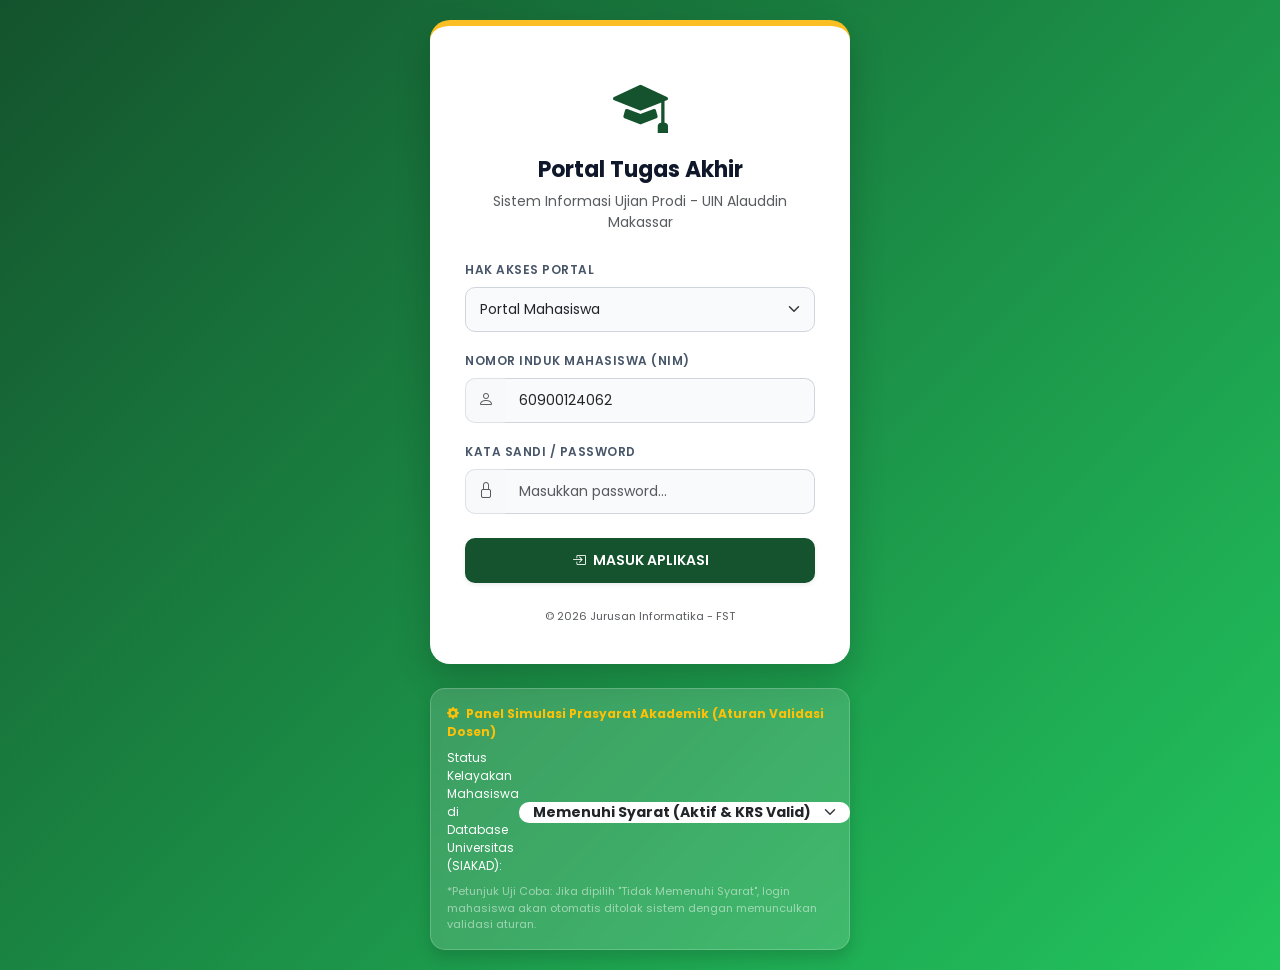
<file: index.html>
<!DOCTYPE html>
<html lang="id">

<head>
    <meta charset="UTF-8">
    <meta name="viewport" content="width=device-width, initial-scale=1.0">
    <title>SIAKAD - Login Sistem Informasi Ujian</title>

    <!-- Bootstrap 5 -->
    <link href="https://cdn.jsdelivr.net/npm/bootstrap@5.3.7/dist/css/bootstrap.min.css" rel="stylesheet">

    <!-- Bootstrap Icons -->
    <link href="https://cdn.jsdelivr.net/npm/bootstrap-icons@1.11.3/font/bootstrap-icons.css" rel="stylesheet">

    <!-- Google Font Poppins -->
    <link href="https://fonts.googleapis.com/css2?family=Poppins:wght@300;400;500;600;700&display=swap" rel="stylesheet">

    <style>
        * {
            font-family: 'Poppins', sans-serif;
        }
        
        body {
            background: linear-gradient(135deg, #14532d 0%, #22c55e 100%);
            margin: 0;
            display: flex;
            justify-content: center;
            align-items: center;
            min-height: 100vh;
            padding: 20px;
        }
        
        .login-box {
            background: white;
            padding: 40px 35px;
            border-radius: 20px;
            box-shadow: 0 15px 35px rgba(0, 0, 0, 0.2);
            width: 100%;
            max-width: 420px;
            border-top: 6px solid #fbbf24;
            text-align: center;
            transition: .3s;
        }
        
        .login-box:hover {
            transform: translateY(-5px);
        }
        
        .logo-area i {
            font-size: 55px;
            color: #14532d;
        }
        
        h2 {
            color: #0f172a;
            font-size: 22px;
            font-weight: 700;
        }
        
        .form-label {
            font-size: 12px;
            font-weight: 600;
            color: #475569;
            letter-spacing: 0.5px;
        }
        
        .form-control,
        .form-select {
            padding: 11px 14px;
            border: 1px solid #d0d5dd;
            border-radius: 10px;
            font-size: 14px;
            background-color: #f8fafc;
        }
        
        .form-control:focus,
        .form-select:focus {
            border-color: #16a34a;
            background: white;
            box-shadow: 0 0 0 4px rgba(22, 197, 94, 0.15);
        }
        
        .btn-login {
            padding: 12px;
            background: #14532d;
            color: white;
            border: none;
            border-radius: 10px;
            font-size: 14px;
            font-weight: 600;
            text-transform: uppercase;
            transition: 0.3s;
        }
        
        .btn-login:hover {
            background: #16a34a;
        }
        /* Simulasi Pengendali Database Prasyarat di bawah Box Login */
        
        .simulation-panel {
            background: rgba(255, 255, 255, 0.15);
            border: 1px solid rgba(255, 255, 255, 0.2);
            backdrop-filter: blur(5px);
            border-radius: 15px;
            color: white;
            font-size: 12px;
            max-width: 420px;
            width: 100%;
        }
    </style>
</head>

<body>

    <div class="d-flex flex-column align-items-center w-100">

        <!-- ================= CONTAINER LOGIN UTAMA ================= -->
        <div class="login-box mb-4">
            <div class="logo-area mb-2">
                <i class="bi bi-mortarboard-fill"></i>
            </div>
            <h2>Portal Tugas Akhir</h2>
            <p class="text-muted small mb-4">Sistem Informasi Ujian Prodi - UIN Alauddin Makassar</p>

            <!-- Notifikasi Error Dinamis -->
            <div class="alert alert-danger d-none py-2 px-3 small border-0 text-start" id="loginErrorBox" role="alert">
                <i class="bi bi-exclamation-triangle-fill me-2"></i> <span id="errorText">Gagal masuk sistem.</span>
            </div>

            <form id="loginForm">
                <div class="mb-3 text-start">
                    <label class="form-label text-uppercase">Hak Akses Portal</label>
                    <select class="form-select" id="roleSelect" onchange="sesuaikanPlaceholder()">
                        <option value="mahasiswa">Portal Mahasiswa</option>
                        <option value="dosen">Portal Dosen Pembimbing & Penguji</option>
                        <option value="admin">Portal Admin Program Studi</option>
                    </select>
                </div>

                <div class="mb-3 text-start">
                    <label class="form-label text-uppercase" id="lblIdentitas">Username / NIM</label>
                    <div class="input-group">
                        <span class="input-group-text bg-light text-muted border-end-0" style="border-radius: 10px 0 0 10px;"><i class="bi bi-person"></i></span>
                        <input type="text" class="form-control border-start-0" id="txtUsername" value="60900124062" required style="border-radius: 0 10px 10px 0;">
                    </div>
                </div>

                <div class="mb-4 text-start">
                    <label class="form-label text-uppercase">Kata Sandi / Password</label>
                    <div class="input-group">
                        <span class="input-group-text bg-light text-muted border-end-0" style="border-radius: 10px 0 0 10px;"><i class="bi bi-lock"></i></span>
                        <input type="password" class="form-control border-start-0" id="txtPassword" placeholder="Masukkan password..." required style="border-radius: 0 10px 10px 0;">
                    </div>
                </div>

                <button type="submit" class="btn-login btn w-100 shadow-sm">
                    <i class="bi bi-box-arrow-in-right me-1"></i> Masuk Aplikasi
                </button>
            </form>

            <div class="text-muted" style="margin-top: 25px; font-size: 11px;">
                &copy; 2026 Jurusan Informatika - FST
            </div>
        </div>

        <!-- ================= PANEL SIMULASI ATURAN DOSEN (UNTUK DEMO) ================= -->
        <div class="simulation-panel p-3 shadow">
            <div class="fw-bold mb-2 text-warning"><i class="bi bi-gear-fill me-1"></i> Panel Simulasi Prasyarat Akademik (Aturan Validasi Dosen)</div>
            <div class="d-flex justify-content-between align-items-center">
                <span>Status Kelayakan Mahasiswa di Database Universitas (SIAKAD):</span>
                <select class="form-select form-select-sm w-auto py-0 bg-white text-dark border-0 fw-bold" id="simulasiSyaratStatus">
                    <option value="memenuhi">Memenuhi Syarat (Aktif & KRS Valid)</option>
                    <option value="tidak_memenuhi">Tidak Memenuhi Syarat (Belum KRS TA)</option>
                </select>
            </div>
            <div class="mt-2 text-white-50" style="font-size: 11px;">
                *Petunjuk Uji Coba: Jika dipilih "Tidak Memenuhi Syarat", login mahasiswa akan otomatis ditolak sistem dengan memunculkan validasi aturan.
            </div>
        </div>

    </div>

    <script>
        function sesuaikanPlaceholder() {
            const role = document.getElementById('roleSelect').value;
            const lbl = document.getElementById('lblIdentitas');
            const userField = document.getElementById('txtUsername');

            if (role === 'mahasiswa') {
                lbl.innerText = "Nomor Induk Mahasiswa (NIM)";
                userField.value = "60900124062";
            } else if (role === 'dosen') {
                lbl.innerText = "Username Dosen";
                userField.value = "dosen";
            } else {
                lbl.innerText = "Username Admin";
                userField.value = "admin";
            }
        }

        // Cari fungsi loginForm di index.html kamu, lalu ganti dengan ini:
        document.getElementById('loginForm').addEventListener('submit', function(e) {
            e.preventDefault();

            const role = document.getElementById('roleSelect').value;
            const username = document.getElementById('txtUsername').value.trim();
            const password = document.getElementById('txtPassword').value;
            const errorBox = document.getElementById('loginErrorBox');
            const errorText = document.getElementById('errorText');
            const statusPrasyarat = document.getElementById('simulasiSyaratStatus').value;

            errorBox.classList.add('d-none');

            // --- KETENTUAN 1: VALIDASI AKSES LOGIN ---
            let loginValid = false;
            let namaLogin = "";

            if (role === 'mahasiswa') {
                // Ketentuan Akun 1: Aulia Wulandari
                if (username === '60900124062' && password === '12345') {
                    loginValid = true;
                    namaLogin = "Aulia Wulandari";
                }
                // Ketentuan Akun 2: Mahasiswa Lain (Muhammad Lutfi)
                else if (username === '60900124066' && password === '12345') {
                    loginValid = true;
                    namaLogin = "Muhammad Lutfi";
                }

                if (!loginValid) {
                    errorText.innerText = "NIM atau Password Mahasiswa salah! (Gunakan Password: 12345)";
                    errorBox.classList.remove('d-none');
                    return;
                }
            }

            if (role === 'dosen' && (username !== 'dosen' || password !== 'dosen')) {
                errorText.innerText = "Akun Dosen tidak ditemukan atau password keliru!";
                errorBox.classList.remove('d-none');
                return;
            }
            if (role === 'admin' && (username !== 'admin' || password !== 'admin')) {
                errorText.innerText = "Akun Admin tidak cocok dengan pangkalan data prodi!";
                errorBox.classList.remove('d-none');
                return;
            }

            // --- KETENTUAN 2: VALIDASI PRASYARAT KRS ---
            if (role === 'mahasiswa' && statusPrasyarat === 'tidak_memenuhi') {
                errorText.innerText = "Akses Ditolak! Sistem mendeteksi Mahasiswa bersangkutan belum memprogram mata kuliah Skripsi/Tugas Akhir di KRS semester ini.";
                errorBox.classList.remove('d-none');
                return;
            }

            // MASUK KE DASHBOARD MASING-MASING
            if (role === 'mahasiswa') {
                // Simpan informasi siapa yang sedang login aktif ke session browser
                localStorage.setItem('nim_aktif_login', username);
                localStorage.setItem('nama_aktif_login', namaLogin);
                window.location.href = 'dashboard_mahasiswa.html';
            } else if (role === 'dosen') {
                window.location.href = 'dashboard_dosen.html';
            } else if (role === 'admin') {
                window.location.href = 'dashboard_admin.html';
            }
        });

        // Jalankan fungsi pengaturan awal
        sesuaikanPlaceholder();
    </script>

</body>

</html>
</file>
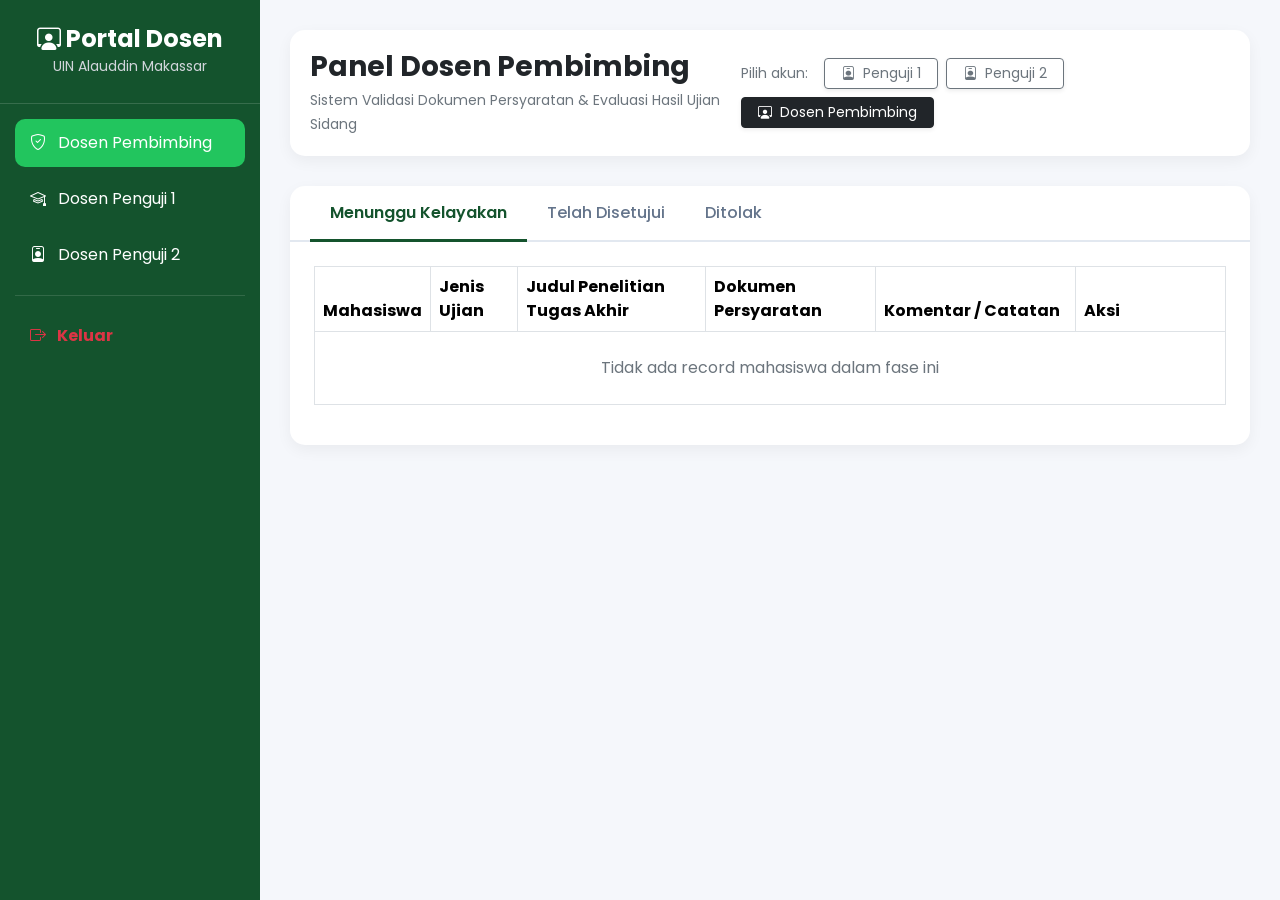
<file: dashboard_dosen.html>
<!DOCTYPE html>
<html lang="id">

<head>
    <meta charset="UTF-8">
    <meta name="viewport" content="width=device-width, initial-scale=1">
    <title>Dashboard Dosen - Panel Evaluasi</title>

    <link href="https://cdn.jsdelivr.net/npm/bootstrap@5.3.7/dist/css/bootstrap.min.css" rel="stylesheet">

    <link href="https://cdn.jsdelivr.net/npm/bootstrap-icons@1.11.3/font/bootstrap-icons.css" rel="stylesheet">

    <link href="https://fonts.googleapis.com/css2?family=Poppins:wght@300;400;500;600;700&display=swap" rel="stylesheet">

    <style>
        * {
            font-family: 'Poppins', sans-serif;
        }
        
        body {
            background: #f5f7fb;
        }
        /* Sidebar Layout matching Admin prodi theme */
        
        .sidebar {
            width: 260px;
            position: fixed;
            top: 0;
            left: 0;
            bottom: 0;
            background: #14532d;
            color: white;
            overflow-y: auto;
            z-index: 100;
        }
        
        .logo {
            text-align: center;
            padding: 25px 15px;
            border-bottom: 1px solid rgba(255, 255, 255, .15);
        }
        
        .logo h4 {
            margin: 0;
            font-weight: 700;
        }
        
        .logo small {
            color: #d1d5db;
        }
        
        .menu {
            padding: 15px;
        }
        
        .menu a {
            display: block;
            color: white;
            text-decoration: none;
            padding: 12px 15px;
            margin-bottom: 8px;
            border-radius: 10px;
            transition: .3s;
            cursor: pointer;
        }
        
        .menu a:hover {
            background: #22c55e;
            transform: translateX(5px);
        }
        
        .menu a.active {
            background: #22c55e;
        }
        
        .content {
            margin-left: 260px;
            padding: 30px;
        }
        
        .topbar {
            background: white;
            border-radius: 15px;
            padding: 20px;
            box-shadow: 0 5px 15px rgba(0, 0, 0, .05);
            margin-bottom: 30px;
        }
        
        .card-section {
            background: white;
            border: none;
            border-radius: 15px;
            box-shadow: 0 5px 15px rgba(0, 0, 0, .05);
            margin-bottom: 30px;
        }
        
        .nav-tabs-custom {
            border-bottom: 2px solid #e2e8f0;
            padding: 0 20px;
        }
        
        .nav-tabs-custom .nav-link {
            border: none;
            color: #64748b;
            font-weight: 500;
            padding: 15px 20px;
            position: relative;
            background: none;
        }
        
        .nav-tabs-custom .nav-link.active {
            color: #14532d;
            font-weight: 600;
        }
        
        .nav-tabs-custom .nav-link.active::after {
            content: '';
            position: absolute;
            bottom: -2px;
            left: 0;
            right: 0;
            height: 3px;
            background: #14532d;
        }
        
        .table thead {
            background: #14532d;
            color: white;
        }
    </style>
</head>

<body>

    <div class="sidebar">
        <div class="logo">
            <h4><i class="bi bi-person-workspace"></i> Portal Dosen</h4>
            <small>UIN Alauddin Makassar</small>
        </div>
        <div class="menu">
            <a onclick="setView('pembimbing')" id="menu-pembimbing" class="active"><i class="bi bi-shield-check me-2"></i> Dosen Pembimbing</a>
            <a onclick="setView('penguji1')" id="menu-penguji1"><i class="bi bi-mortarboard me-2"></i> Dosen Penguji 1</a>
            <a onclick="setView('penguji2')" id="menu-penguji2"><i class="bi bi-person-badge me-2"></i> Dosen Penguji 2</a>
            <hr class="text-white-50">
            <a href="index.html" class="text-danger fw-bold"><i class="bi bi-box-arrow-right me-2"></i> Keluar</a>
        </div>
    </div>

    <div class="content">
        <div class="topbar d-flex justify-content-between align-items-center">
            <div>
                <h3 class="fw-bold mb-1" id="viewTitle">Panel Dosen Pembimbing</h3>
                <small class="text-secondary">Sistem Validasi Dokumen Persyaratan & Evaluasi Hasil Ujian Sidang</small>
            </div>

            <!-- Bagian Info Dosen Tunggal Pembimbing / Dropdown Simulasi Penguji -->
            <div id="containerAksesDosen">
                <button class="btn btn-success px-3 shadow-sm" type="button" style="background-color: #14532d; border: none; cursor: default;">
                    <i class="bi bi-person-badge-fill me-1"></i> <span>Dosen Pembimbing Utama</span>
                </button>
            </div>
        </div>

        <div id="viewPembimbing">
            <div class="card card-section">
                <div class="nav-tabs-custom d-flex">
                    <button class="nav-link active" onclick="filterPembimbing('proses', this)">Menunggu Kelayakan</button>
                    <button class="nav-link" onclick="filterPembimbing('setuju', this)">Telah Disetujui</button>
                    <button class="nav-link" onclick="filterPembimbing('tolak', this)">Ditolak</button>
                </div>
                <div class="card-body p-4">
                    <div class="table-responsive">
                        <table class="table table-bordered table-hover align-middle">
                            <thead>
                                <tr>
                                    <th>Mahasiswa</th>
                                    <th>Jenis Ujian</th>
                                    <th>Judul Penelitian Tugas Akhir</th>
                                    <th>Dokumen Persyaratan</th>
                                    <th width="200">Komentar / Catatan</th>
                                    <th width="150">Aksi</th>
                                </tr>
                            </thead>
                            <tbody id="tbodyPembimbing"></tbody>
                        </table>
                    </div>
                </div>
            </div>
        </div>

        <div id="viewPenguji1" style="display:none;">
            <div class="card card-section">
                <div class="nav-tabs-custom d-flex">
                    <button class="nav-link active" onclick="filterPenguji('sempro', this)">Seminar Proposal (Sempro)</button>
                    <button class="nav-link" onclick="filterPenguji('sidang', this)">Seminar Hasil & Munaqasyah</button>
                </div>
                <div class="card-body p-4">
                    <div class="table-responsive">
                        <table class="table table-bordered table-hover align-middle">
                            <thead>
                                <tr>
                                    <th>Mahasiswa</th>
                                    <th>Agenda Sidang</th>
                                    <th>Judul TA</th>
                                    <th width="320">Evaluasi Penguji 1</th>
                                </tr>
                            </thead>
                            <tbody id="tbodyPenguji1"></tbody>
                        </table>
                    </div>
                </div>
            </div>
        </div>

        <div id="viewPenguji2" style="display:none;">
            <div class="card card-section">
                <div class="nav-tabs-custom d-flex">
                    <button class="nav-link active" onclick="filterPenguji('sempro', this)">Seminar Proposal (Sempro)</button>
                    <button class="nav-link" onclick="filterPenguji('sidang', this)">Seminar Hasil & Munaqasyah</button>
                </div>
                <div class="card-body p-4">
                    <div class="table-responsive">
                        <table class="table table-bordered table-hover align-middle">
                            <thead>
                                <tr>
                                    <th>Mahasiswa</th>
                                    <th>Agenda Sidang</th>
                                    <th>Judul TA</th>
                                    <th width="320">Evaluasi Penguji 2</th>
                                </tr>
                            </thead>
                            <tbody id="tbodyPenguji2"></tbody>
                        </table>
                    </div>
                </div>
            </div>
        </div>
    </div>

    <div class="modal fade" id="modalPratinjauPDF" tabindex="-1" aria-hidden="true">
        <div class="modal-dialog modal-lg modal-dialog-centered">
            <div class="modal-content" style="border-radius: 15px; overflow: hidden; height: 75vh;">
                <div class="modal-header bg-success text-white">
                    <h5 class="modal-title fw-bold"><i class="bi bi-file-earmark-pdf-fill"></i> Panel Evaluasi Berkas Persyaratan</h5>
                    <button type="button" class="btn-close btn-close-white" data-bs-dismiss="modal" aria-label="Close"></button>
                </div>
                <div class="modal-body p-0 bg-light">
                    <iframe id="framePratinjauPDF" class="w-100 h-100" frameborder="0"></iframe>
                </div>
            </div>
        </div>
    </div>

    <script src="https://cdn.jsdelivr.net/npm/bootstrap@5.3.7/dist/js/bootstrap.bundle.min.js"></script>

    <script>
        let currentView = 'pembimbing';
        let filterStatusPembimbing = 'proses';
        let filterTahapPenguji = 'sempro';

        let dosenAktifLogin = "Dosen Pembimbing";
        let dosenRoleAktif = "pembimbing";

        const savedDosenNama = localStorage.getItem('dosen_nama_aktif');
        const savedDosenRole = localStorage.getItem('dosen_role_aktif');
        if (savedDosenNama) {
            dosenAktifLogin = savedDosenNama;
        }
        if (savedDosenRole) {
            dosenRoleAktif = savedDosenRole;
        }

        function gantiSesiDosen(namaDosenBaru, kodeRole = 'pembimbing') {
            dosenAktifLogin = namaDosenBaru;
            dosenRoleAktif = kodeRole;
            localStorage.setItem('dosen_nama_aktif', namaDosenBaru);
            localStorage.setItem('dosen_role_aktif', kodeRole);
            currentView = kodeRole === 'penguji1' ? 'penguji1' : kodeRole === 'penguji2' ? 'penguji2' : 'pembimbing';
            setView(currentView);
            console.log("Sesi simulasi dosen berhasil berpindah ke: " + namaDosenBaru + " (" + kodeRole + ")");
        }

        function renderPilihanAkunDosen() {
            const containerAkses = document.getElementById('containerAksesDosen');
            if (!containerAkses) return;

            const akunList = [
                { kode: 'penguji1', label: 'Penguji 1', icon: 'bi-person-badge', warna: 'success' },
                { kode: 'penguji2', label: 'Penguji 2', icon: 'bi-person-badge', warna: 'primary' },
                { kode: 'pembimbing', label: 'Dosen Pembimbing', icon: 'bi-person-workspace', warna: 'dark' }
            ];

            containerAkses.innerHTML = `
                <div class="d-flex flex-wrap gap-2 align-items-center">
                    <small class="text-secondary me-2">Pilih akun:</small>
                    ${akunList.map(item => {
                        const aktif = dosenRoleAktif === item.kode;
                        const kelas = aktif ? `btn-${item.warna}` : 'btn-outline-secondary';
                        return `
                            <button class="btn btn-sm ${kelas} px-3 shadow-sm" type="button" onclick="gantiSesiDosen('${item.label}', '${item.kode}')">
                                <i class="${item.icon} me-1"></i> ${item.label}
                            </button>
                        `;
                    }).join('')}
                </div>
            `;
        }

        function setView(view) {
            currentView = view;
            document.getElementById('viewPembimbing').style.display = view === 'pembimbing' ? 'block' : 'none';
            document.getElementById('viewPenguji1').style.display = view === 'penguji1' ? 'block' : 'none';
            document.getElementById('viewPenguji2').style.display = view === 'penguji2' ? 'block' : 'none';

            document.getElementById('menu-pembimbing').classList.toggle('active', view === 'pembimbing');
            document.getElementById('menu-penguji1').classList.toggle('active', view === 'penguji1');
            document.getElementById('menu-penguji2').classList.toggle('active', view === 'penguji2');

            const titleMap = {
                pembimbing: 'Panel Dosen Pembimbing',
                penguji1: 'Panel Dosen Penguji 1',
                penguji2: 'Panel Dosen Penguji 2'
            };
            document.getElementById('viewTitle').innerText = titleMap[view] || 'Panel Dosen';

            renderPilihanAkunDosen();
            render();
        }

        function filterPembimbing(status, btn) {
            filterStatusPembimbing = status;
            const container = btn.parentElement;
            container.querySelectorAll('.nav-link').forEach(b => b.classList.remove('active'));
            btn.classList.add('active');
            render();
        }

        function filterPenguji(tahap, btn) {
            filterTahapPenguji = tahap;
            const container = btn.parentElement;
            container.querySelectorAll('.nav-link').forEach(b => b.classList.remove('active'));
            btn.classList.add('active');
            render();
        }

        function bukaDaftarMultiBerkas(nim, nama, encodedArray) {
            const arrayBerkas = JSON.parse(decodeURIComponent(encodedArray));
            let folderMhs = nim + "_" + nama.replace(/[^a-zA-Z0-9]/g, "");

            let htmlKonten = `
                <html>
                <head>
                    <link href="https://cdn.jsdelivr.net/npm/bootstrap@5.3.7/dist/css/bootstrap.min.css" rel="stylesheet">
                    <link href="https://cdn.jsdelivr.net/npm/bootstrap-icons@1.11.3/font/bootstrap-icons.css" rel="stylesheet">
                    <style>body { font-family: 'Poppins', sans-serif; padding: 20px; background: #f8f9fa; }</style>
                </head>
                <body>
                    <div class="card shadow-sm border-0">
                        <div class="card-header bg-success text-white fw-bold"><i class="bi bi-folder2-open me-2"></i>Daftar Berkas Dokumen Persyaratan Mahasiswa</div>
                        <div class="list-group list-group-flush">`;

            arrayBerkas.forEach((namaFile, index) => {
                let jalurFileFisik = "uploads/" + folderMhs + "/" + namaFile;
                htmlKonten += `
                    <div class="list-group-item d-flex justify-content-between align-items-center py-2.5">
                        <div>
                            <span class="fw-semibold text-dark d-block" style="font-size:13px;">${index + 1}. ${namaFile}</span>
                        </div>
                        <a href="${jalurFileFisik}" target="_blank" class="btn btn-sm btn-outline-success px-3 rounded-pill" style="font-size:12px;">
                            <i class="bi bi-file-earmark-pdf-fill"></i> Tinjau File
                        </a>
                    </div>`;
            });

            htmlKonten += `</div></div></body></html>`;

            const iframe = document.getElementById("framePratinjauPDF");
            iframe.src = "about:blank";

            const modalPDF = new bootstrap.Modal(document.getElementById('modalPratinjauPDF'));
            modalPDF.show();

            setTimeout(() => {
                let doc = iframe.contentDocument || iframe.contentWindow.document;
                doc.open();
                doc.write(htmlKonten);
                doc.close();
            }, 100);
        }

        function render() {
            renderPilihanAkunDosen();
            let db = JSON.parse(localStorage.getItem('database_ujian')) || [];

            if (currentView === 'pembimbing') {
                const tbody = document.getElementById('tbodyPembimbing');
                tbody.innerHTML = '';

                const dataFilter = db.filter(i => i.statusPersetujuan === filterStatusPembimbing);

                if (dataFilter.length === 0) {
                    tbody.innerHTML = `<tr><td colspan="6" class="text-center text-secondary py-4">Tidak ada record mahasiswa dalam fase ini</td></tr>`;
                    return;
                }

                dataFilter.forEach(item => {
                    let btnAksi = '';
                    if (item.statusPersetujuan === 'proses') {
                        btnAksi = `
                            <select class="form-select form-select-sm mb-2" id="aksi-${item.id}">
                                <option value="setuju">Layak (Setujui)</option>
                                <option value="tolak">Tidak Layak (Tolak)</option>
                            </select>
                            <button class="btn btn-success btn-sm w-100" onclick="simpanAksi(${item.id})">Simpan</button>
                        `;
                    } else {
                        let badgeBg = item.statusPersetujuan === 'setuju' ? 'bg-success' : 'bg-danger';
                        btnAksi = `<span class="badge ${badgeBg} p-2 text-uppercase w-100">${item.statusPersetujuan}</span>`;
                    }

                    let stringArrayBerkas = encodeURIComponent(JSON.stringify(item.semua_berkas || [item.berkas]));

                    tbody.innerHTML += `
                        <tr>
                            <td><b>${item.nama}</b><br><small class="text-secondary">${item.nim}</small></td>
                            <td><span class="badge bg-secondary">${item.jenis}</span></td>
                            <td class="small fw-medium">${item.judul}</td>
                            <td>
                                <button class="btn btn-outline-success btn-sm text-start w-100" onclick="bukaDaftarMultiBerkas('${item.nim}', '${item.nama}', '${stringArrayBerkas}')">
                                    <i class="bi bi-folder-check"></i> Lihat Berkas (${(item.semua_berkas || []).length || 1})
                                </button>
                            </td>
                            <td>
                                <textarea class="form-control form-control-sm" id="komentarPembimbing-${item.id}" rows="2" placeholder="Catatan bimbingan..." ${item.statusPersetujuan !== 'proses' ? 'readonly' : ''}>${item.komentarPembimbing || ''}</textarea>
                            </td>
                            <td>${btnAksi}</td>
                        </tr>
                    `;
                });

            } else if (currentView === 'penguji1' || currentView === 'penguji2') {
                const tbody = currentView === 'penguji1' ? document.getElementById('tbodyPenguji1') : document.getElementById('tbodyPenguji2');
                tbody.innerHTML = '';

                let dataFilter = [];
                if (filterTahapPenguji === 'sempro') {
                    dataFilter = db.filter(i => i.jenis === 'Proposal' && i.statusVerifikasiAdmin === 'setuju');
                } else {
                    dataFilter = db.filter(i => (i.jenis === 'Hasil' || i.jenis === 'Munaqasyah') && i.statusVerifikasiAdmin === 'setuju');
                }

                if (dataFilter.length === 0) {
                    tbody.innerHTML = `<tr><td colspan="4" class="text-center text-secondary py-4">Belum ada agenda jadwal sidang masuk dari Admin Prodi</td></tr>`;
                    return;
                }

                dataFilter.forEach(item => {
                    let isSempro = item.jenis === 'Proposal';
                    let pengujiKey = currentView === 'penguji1' ? 'penguji1' : 'penguji2';
                    let targetLabel = currentView === 'penguji1' ? (item.penguji1 || 'Penguji 1') : (item.penguji2 || 'Penguji 2');
                    let bolehIsi = currentView === 'penguji1' ? (dosenRoleAktif === 'penguji1' || dosenRoleAktif === 'pembimbing') : (dosenRoleAktif === 'penguji2' || dosenRoleAktif === 'pembimbing');

                    let inputPenguji = `
                        <div class="p-2 rounded mb-1" style="${bolehIsi ? 'border: 1px solid #14532d; background-color: #f0fdf4;' : 'opacity: 0.7; background-color: #f1f5f9;'}">
                            <small class="d-block fw-bold mb-1 text-dark text-wrap" style="font-size:10px;"><i class="bi bi-person-badge"></i> ${targetLabel}</small>
                            <select class="form-select form-select-sm mb-2" id="lulus-${pengujiKey}-${item.id}" ${!bolehIsi ? 'disabled' : ''}>
                                <option value="lulus" ${pengujiKey === 'penguji1' ? (item.kelulusanPenguji1 === 'lulus' ? 'selected' : '') : (item.kelulusanPenguji2 === 'lulus' ? 'selected' : '')}>Lulus</option>
                                <option value="tidak" ${pengujiKey === 'penguji1' ? (item.kelulusanPenguji1 === 'tidak' ? 'selected' : '') : (item.kelulusanPenguji2 === 'tidak' ? 'selected' : '')}>Revisi</option>
                            </select>
                            <textarea class="form-control form-control-sm mb-2" id="catatan-${pengujiKey}-${item.id}" rows="1" placeholder="Catatan..." ${!bolehIsi ? 'readonly' : ''}>${pengujiKey === 'penguji1' ? (item.catatanPenguji1 || '') : (item.catatanPenguji2 || '')}</textarea>
                            <input type="number" class="form-control form-control-sm mb-2 ${isSempro ? 'd-none' : ''}" id="skor-${pengujiKey}-${item.id}" value="${pengujiKey === 'penguji1' ? (item.nilaiPenguji1 !== '-' ? item.nilaiPenguji1 : '') : (item.nilaiPenguji2 !== '-' ? item.nilaiPenguji2 : '')}" placeholder="Skor 0-100" ${!bolehIsi ? 'readonly' : ''}>
                            <button class="btn btn-dark btn-sm w-100" style="font-size:11px;" onclick="kunciNilai(${item.id}, '${pengujiKey}', ${isSempro})" ${!bolehIsi ? 'disabled' : ''}>Kunci ${currentView === 'penguji1' ? 'P1' : 'P2'}</button>
                        </div>
                    `;

                    tbody.innerHTML += `
                        <tr>
                            <td><b>${item.nama}</b><br><small class="text-secondary">NIM: ${item.nim}</small></td>
                            <td><span class="badge bg-success mb-1">${item.jenis}</span><br><small class="text-muted d-block" style="font-size:11px; line-height:1.3;">${item.jadwal}</small></td>
                            <td class="small fw-medium" style="max-width:180px;">${item.judul}</td>
                            <td>${inputPenguji}</td>
                        </tr>
                    `;
                });
            }
        }

        window.simpanAksi = function(id) {
            let db = JSON.parse(localStorage.getItem('database_ujian')) || [];
            const komentar = document.getElementById(`komentarPembimbing-${id}`).value;

            db = db.map(i => {
                if (i.id === id) {
                    const statusPilihan = document.getElementById(`aksi-${id}`).value;
                    i.statusPersetujuan = statusPilihan;
                    i.komentarPembimbing = komentar;

                    if (statusPilihan === 'setuju') {
                        i.statusVerifikasiAdmin = 'proses';
                        i.jadwal = 'Menunggu Verifikasi Berkas & Penjadwalan oleh Admin Prodi';
                    } else if (statusPilihan === 'tolak') {
                        i.statusVerifikasiAdmin = 'tolak';
                        i.jadwal = 'Ditolak oleh Dosen Pembimbing';
                    }
                }
                return i;
            });

            localStorage.setItem('database_ujian', JSON.stringify(db));
            alert('Sukses memperbarui status kelayakan dan meneruskan berkas ke Admin Prodi.');
            render();
        };

        window.kunciNilai = function(id, penguji, isSempro) {
            let db = JSON.parse(localStorage.getItem('database_ujian')) || [];
            let skor = '-';
            let catatan = document.getElementById(`catatan-${penguji}-${id}`).value;
            let kelulusan = document.getElementById(`lulus-${penguji}-${id}`).value;

            if (!isSempro) {
                skor = document.getElementById(`skor-${penguji}-${id}`).value;
                if (!skor) {
                    alert('Nilai kuantitatif angka wajib diisi!');
                    return;
                }
            }

            db = db.map(i => {
                if (i.id === id) {
                    // Catat data penguji yang melakukan penguncian
                    if (penguji === 'penguji1') {
                        i.nilaiPenguji1 = skor;
                        i.catatanPenguji1 = catatan;
                        i.kelulusanPenguji1 = kelulusan;
                        i.p1SudahKunci = true; // Penanda Penguji 1 mengunci
                    } else if (penguji === 'penguji2') {
                        i.nilaiPenguji2 = skor;
                        i.catatanPenguji2 = catatan;
                        i.kelulusanPenguji2 = kelulusan;
                        i.p2SudahKunci = true; // Penanda Penguji 2 mengunci
                    }

                    // ✅ SOLUSI MUTLAK: Jika Penguji 1 DAN Penguji 2 KEDUA-DUANYA sudah menekan tombol kunci,
                    // maka status kelulusan otomatis langsung berubah secara real-time tanpa syarat catatan!
                    if (i.p1SudahKunci && i.p2SudahKunci) {
                        i.kelulusan = (i.kelulusanPenguji1 === 'lulus' && i.kelulusanPenguji2 === 'lulus') ? 'lulus' : 'tidak lulus';

                        // Hitung rata-rata nilai kuantitatif hanya jika bukan Sempro (Hasil/Munaqasyah)
                        if (!isSempro) {
                            i.nilai = Math.round((parseFloat(i.nilaiPenguji1) + parseFloat(i.nilaiPenguji2)) / 2);
                        } else {
                            i.nilai = "-"; // Sempro murni kualitatif lulus/tidak lulus
                        }
                    }
                }
                return i;
            });

            localStorage.setItem('database_ujian', JSON.stringify(db));
            alert('Berhasil mengunci evaluasi penilaian berkas sidang. Status kelulusan akhir mahasiswa otomatis diperbarui.');
            render();
        };

        render();
    </script>
</body>

</html>
</file>
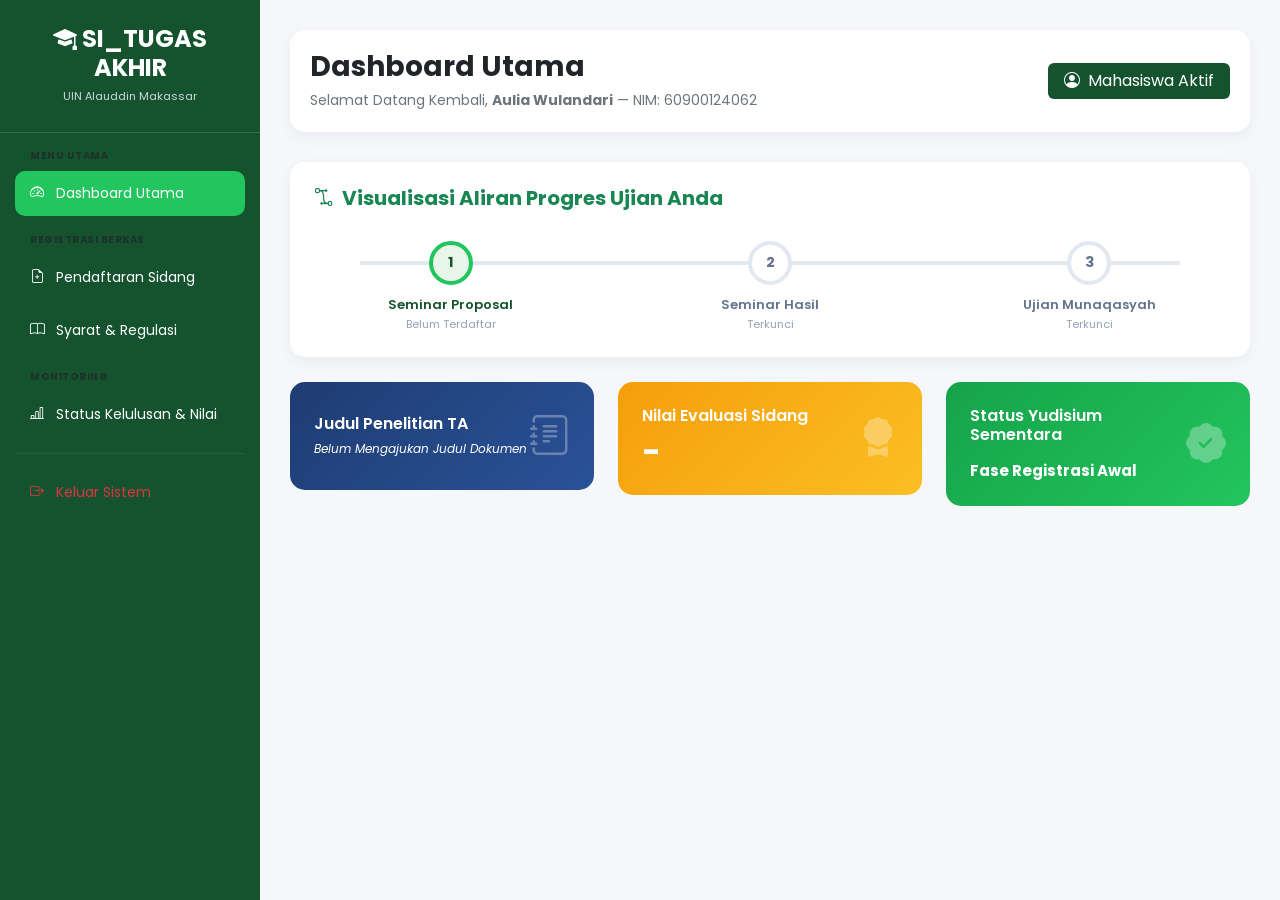
<file: dashboard_mahasiswa.html>
<!DOCTYPE html>
<html lang="id">

<head>
    <meta charset="UTF-8">
    <meta name="viewport" content="width=device-width, initial-scale=1.0">
    <title>Portal Tugas Akhir - UIN Alauddin Makassar</title>

    <!-- Bootstrap 5 (Sama dengan Admin) -->
    <link href="https://cdn.jsdelivr.net/npm/bootstrap@5.3.7/dist/css/bootstrap.min.css" rel="stylesheet">

    <!-- Bootstrap Icons (Sama dengan Admin) -->
    <link href="https://cdn.jsdelivr.net/npm/bootstrap-icons@1.11.3/font/bootstrap-icons.css" rel="stylesheet">

    <!-- Google Font Poppins (Sama dengan Admin) -->
    <link href="https://fonts.googleapis.com/css2?family=Poppins:wght@300;400;500;600;700&display=swap" rel="stylesheet">

    <style>
        * {
            font-family: 'Poppins', sans-serif;
        }
        
        body {
            background: #f5f7fb;
        }
        /* Sidebar Layout (Kombinasi Identitas Admin & Fungsi Navigasi Mhs) */
        
        .sidebar {
            width: 260px;
            position: fixed;
            top: 0;
            left: 0;
            bottom: 0;
            background: #14532d;
            color: white;
            overflow-y: auto;
            z-index: 100;
        }
        
        .logo {
            text-align: center;
            padding: 25px 15px;
            border-bottom: 1px solid rgba(255, 255, 255, .15);
        }
        
        .logo h4 {
            margin: 0;
            font-weight: 700;
        }
        
        .logo small {
            color: #d1d5db;
            font-size: 11px;
        }
        
        .menu {
            padding: 15px;
        }
        
        .menu a {
            display: block;
            color: white;
            text-decoration: none;
            padding: 12px 15px;
            margin-bottom: 8px;
            border-radius: 10px;
            font-size: 14px;
            transition: .3s;
            cursor: pointer;
        }
        
        .menu a:hover {
            background: #22c55e;
            transform: translateX(5px);
        }
        
        .menu a.active {
            background: #22c55e;
        }
        /* Content Layout */
        
        .content {
            margin-left: 260px;
            padding: 30px;
        }
        
        .topbar {
            background: white;
            border-radius: 15px;
            padding: 20px;
            box-shadow: 0 5px 15px rgba(0, 0, 0, .05);
            margin-bottom: 30px;
        }
        /* Widgets & Stepper Styles */
        
        .card-section {
            background: white;
            border: none;
            border-radius: 15px;
            box-shadow: 0 5px 15px rgba(0, 0, 0, .05);
            margin-bottom: 25px;
            overflow: hidden;
        }
        
        .card-stat {
            border: none;
            border-radius: 15px;
            color: white;
            transition: .3s;
        }
        
        .card-stat:hover {
            transform: translateY(-5px);
        }
        
        .card-stat i {
            font-size: 40px;
            opacity: .3;
        }
        
        .bg-gradient-blue {
            background: linear-gradient(135deg, #1e3c72, #2a5298);
        }
        
        .bg-gradient-green {
            background: linear-gradient(135deg, #16a34a, #22c55e);
        }
        
        .bg-gradient-amber {
            background: linear-gradient(135deg, #f59e0b, #fbbf24);
        }
        /* Progress Stepper Timeline */
        
        .stepper-wrapper {
            display: flex;
            justify-content: space-between;
            position: relative;
            margin-top: 15px;
        }
        
        .stepper-line {
            position: absolute;
            top: 20px;
            left: 5%;
            right: 5%;
            height: 4px;
            background: #e2e8f0;
            z-index: 1;
        }
        
        .stepper-line-progress {
            position: absolute;
            top: 20px;
            left: 5%;
            width: 0%;
            height: 4px;
            background: #22c55e;
            z-index: 2;
            transition: width 0.4s ease;
        }
        
        .step-item {
            display: flex;
            flex-direction: column;
            align-items: center;
            z-index: 3;
            width: 30%;
            position: relative;
        }
        
        .step-circle {
            width: 44px;
            height: 44px;
            border-radius: 50%;
            background: white;
            border: 4px solid #e2e8f0;
            display: flex;
            align-items: center;
            justify-content: center;
            font-weight: 700;
            font-size: 14px;
            color: #64748b;
            transition: all 0.3s;
        }
        
        .step-item.active .step-circle {
            border-color: #22c55e;
            color: #14532d;
            background: #e8f5e9;
        }
        
        .step-item.completed .step-circle {
            border-color: #14532d;
            background: #14532d;
            color: white;
        }
        
        .step-label {
            margin-top: 10px;
            font-size: 13px;
            font-weight: 600;
            color: #64748b;
        }
        
        .step-item.active .step-label {
            color: #14532d;
        }
        
        .step-sub {
            font-size: 11px;
            color: #94a3b8;
            margin-top: 2px;
            text-align: center;
        }
        /* Table Styles matching Admin */
        
        .table thead {
            background: #14532d;
            color: white;
        }
        
        .file-hint {
            font-size: 11px;
            color: #64748b;
            margin-top: 4px;
        }
        
        .tab-content {
            display: none;
        }
        
        .tab-content.active {
            display: block;
        }
    </style>
</head>

<body>

    <!-- ===================== SIDEBAR MAHASISWA ====================== -->
    <div class="sidebar">
        <div class="logo">
            <h4><i class="bi bi-mortarboard-fill"></i> SI_TUGAS AKHIR</h4>
            <small>UIN Alauddin Makassar</small>
        </div>
        <div class="menu">
            <div class="text-uppercase text-muted fw-bold mb-2 style" style="font-size: 10px; padding-left: 15px; letter-spacing: 0.5px;">Menu Utama</div>
            <a href="#" id="linkDashboard" class="menu-item active" onclick="switchTab('dashboard')">
                <i class="bi bi-speedometer2 me-2"></i> Dashboard Utama
            </a>

            <div class="text-uppercase text-muted fw-bold mt-3 mb-2" style="font-size: 10px; padding-left: 15px; letter-spacing: 0.5px;">Registrasi Berkas</div>
            <a href="#" id="linkForm" class="menu-item" onclick="switchTab('form')">
                <i class="bi bi-file-earmark-plus me-2"></i> Pendaftaran Sidang
            </a>
            <a href="#" id="linkPanduan" class="menu-item" onclick="switchTab('panduan')">
                <i class="bi bi-book me-2"></i> Syarat & Regulasi
            </a>

            <div class="text-uppercase text-muted fw-bold mt-3 mb-2" style="font-size: 10px; padding-left: 15px; letter-spacing: 0.5px;">Monitoring</div>
            <a href="status_mahasiswa.html" class="menu-item">
                <i class="bi bi-bar-chart-line me-2"></i> Status Kelulusan & Nilai
            </a>

            <hr class="text-secondary">
            <a href="index.html" class="text-danger">
                <i class="bi bi-box-arrow-right me-2"></i> Keluar Sistem
            </a>
        </div>
    </div>

    <!-- ===================== MAIN CONTENT CONTAINER ====================== -->
    <div class="content">

        <!-- TOPBAR MAHASISWA -->
        <div class="topbar d-flex justify-content-between align-items-center">
            <div>
                <h3 class="fw-bold mb-1" id="topbarHeaderTitle">Dashboard Utama</h3>
                <small class="text-secondary">Selamat Datang Kembali, <b id="lblSapaan">Aulia Wulandari</b> — NIM: <span id="lblNim">60900124062</span></small>
            </div>
            <div>
                <button class="btn btn-success px-3" style="background-color: #14532d; border: none;">
                    <i class="bi bi-person-circle me-1"></i> Mahasiswa Aktif
                </button>
            </div>
        </div>

        <!-- ================= TAB 1: DASHBOARD UTAMA MAHASISWA ================= -->
        <div id="viewDashboard" class="tab-content active">

            <!-- Progres Stepper Timeline Section -->
            <div class="card card-section p-4">
                <h5 class="fw-bold mb-3 text-success"><i class="bi bi-bezier2 me-2"></i>Visualisasi Aliran Progres Ujian Anda</h5>
                <div class="stepper-wrapper">
                    <div class="stepper-line"></div>
                    <div class="stepper-line-progress" id="stepLineBar"></div>

                    <div class="step-item" id="step1">
                        <div class="step-circle">1</div>
                        <div class="step-label">Seminar Proposal</div>
                        <div class="step-sub" id="subStep1">Menunggu Pendaftaran</div>
                    </div>
                    <div class="step-item" id="step2">
                        <div class="step-circle">2</div>
                        <div class="step-label">Seminar Hasil</div>
                        <div class="step-sub" id="subStep2">Terkunci</div>
                    </div>
                    <div class="step-item" id="step3">
                        <div class="step-circle">3</div>
                        <div class="step-label">Ujian Munaqasyah</div>
                        <div class="step-sub" id="subStep3">Terkunci</div>
                    </div>
                </div>
            </div>

            <!-- Widgets Grid matching Admin Prodi layout styles -->
            <div class="row">
                <div class="col-lg-4 mb-4">
                    <div class="card card-stat bg-gradient-blue p-4">
                        <div class="d-flex justify-content-between align-items-center">
                            <div>
                                <h6 class="fw-semibold">Judul Penelitian TA</h6>
                                <p class="mb-0 small fst-italic mt-2" id="widgetJudul" style="font-size: 12px; line-height: 1.4;">Belum Mengajukan Judul Dokumen</p>
                            </div>
                            <i class="bi bi-journal-text"></i>
                        </div>
                    </div>
                </div>
                <div class="col-lg-4 mb-4">
                    <div class="card card-stat bg-gradient-amber p-4">
                        <div class="d-flex justify-content-between align-items-center">
                            <div>
                                <h6 class="fw-semibold">Nilai Evaluasi Sidang</h6>
                                <h2 class="fw-bold mb-0 mt-2" id="widgetNilai">-</h2>
                            </div>
                            <i class="bi bi-award-fill"></i>
                        </div>
                    </div>
                </div>
                <div class="col-lg-4 mb-4">
                    <div class="card card-stat bg-gradient-green p-4">
                        <div class="d-flex justify-content-between align-items-center">
                            <div>
                                <h6 class="fw-semibold">Status Yudisium Sementara</h6>
                                <p class="mb-0 fw-bold mt-3" id="widgetYudisium" style="font-size: 15px;">Fase Registrasi Awal</p>
                            </div>
                            <i class="bi bi-patch-check-fill"></i>
                        </div>
                    </div>
                </div>
            </div>
        </div>

        <!-- ================= TAB 2: FORM PENDAFTARAN BERKAS PERSYARATAN ================= -->
        <div id="viewForm" class="tab-content">
            <div class="alert alert-primary border-0 shadow-sm d-flex align-items-center mb-4" id="statusAlurBox" role="alert" style="border-left: 4px solid #2563eb !important; border-radius: 10px;">
                <i class="bi bi-info-circle-fill me-2 fs-5"></i>
                <div>Sistem Validasi Alur Aktif: Memeriksa riwayat akademik...</div>
            </div>

            <div class="card card-section">
                <div class="card-header bg-white py-3 border-bottom text-dark fw-bold" id="formCardHeader">
                    Formulir Pendaftaran Ujian TA
                </div>
                <div class="card-body p-4">
                    <form id="formDaftar" enctype="multipart/form-data">

                        <!-- SEKSI DATA PRIBADI (PENGISIAN MANDIRI SESUAI GAMBAR) -->
                        <div class="section-step mb-3">
                            <span class="step-number">1</span>
                            <span class="fw-semibold">Data Pribadi Mahasiswa</span>
                        </div>

                        <div class="row g-3 mb-4">
                            <div class="col-md-6">
                                <label class="form-label">Nama Lengkap</label>
                                <input type="text" class="form-control" id="namaMhs" name="nama" value="Aulia Wulandari" placeholder="Masukkan Nama" required>
                            </div>
                            <div class="col-md-6">
                                <label class="form-label">Nomor Induk Mahasiswa (NIM)</label>
                                <input type="text" class="form-control" id="nimMhs" name="nim" value="60900124062" placeholder="Masukkan NIM" required>
                            </div>
                            <div class="col-md-6">
                                <label class="form-label">No HP / WhatsApp</label>
                                <input type="text" class="form-control" id="hpMhs" value="082191249546" required>
                            </div>
                            <div class="col-md-6">
                                <label class="form-label">Dosen Pembimbing Academic (Dosen PA)</label>
                                <input type="text" class="form-control" id="paMhs" value="Izmy S.Kom M.Cs" required>
                            </div>
                        </div>

                        <!-- SEKSI DETAIL PENGAJUAN -->
                        <div class="section-step mb-3">
                            <span class="step-number">2</span>
                            <span class="fw-semibold">Detail Pengajuan Ujian & Judul</span>
                        </div>

                        <div class="row g-3 mb-4">
                            <div class="col-md-12">
                                <label class="form-label">Pilih Tahapan Ujian Akademik yang Tersedia</label>
                                <select class="form-select" id="jenisUjian" name="jenis" onchange="renderUploadFieldsDinamis()">
                                    <option value="Proposal" id="optProp">1. Seminar Proposal</option>
                                    <option value="Hasil" id="optHasil">2. Seminar Hasil</option>
                                    <option value="Munaqasyah" id="optMuna">3. Ujian Akhir / Munaqasyah</option>
                                </select>
                            </div>
                            <div class="col-md-12">
                                <label class="form-label">Judul Lengkap Manuskrip Penelitian Tugas Akhir</label>
                                <textarea class="form-control" id="judulTA" name="judul" placeholder="Ketikkan judul lengkap laporan penelitian skripsi Anda..." required></textarea>
                            </div>
                        </div>

                        <!-- SEKSI ATRIBUT UPLOAD BERKAS SATU PER SATU -->
                        <div class="section-step mb-3">
                            <span class="step-number">3</span>
                            <span class="fw-semibold" id="lblStepUpload">Lengkapi Persyaratan Berikut Ini</span>
                        </div>

                        <div id="dynamicUploadArea" class="row g-3">
                            <!-- Field Terpisah Terunggah Lewat JS Sesuai Persyaratan -->
                        </div>

                        <div class="mt-4">
                            <button type="submit" name="submit_daftar" class="btn btn-success px-4 py-2 fw-semibold" style="background-color: #14532d; border: none; border-radius: 8px;">
                                <i class="bi bi-cloud-arrow-up-fill me-1"></i> Kirim Berkas
                            </button>
                        </div>
                    </form>
                </div>
            </div>
        </div>

        <!-- ================= TAB 3: MATRIKS PERSYARATAN ADMINISTRASI ================= -->
        <div id="viewPanduan" class="tab-content">
            <div class="card card-section">
                <div class="card-header bg-white py-3 text-dark fw-bold">
                    TABEL MATRIKS PERSYARATAN ADMINISTRASI UJIAN TUGAS AKHIR
                </div>
                <div class="card-body p-0">
                    <div class="table-responsive">
                        <table class="table table-striped table-hover align-middle mb-0">
                            <thead>
                                <tr>
                                    <th style="width: 25%; padding-left: 25px;">Tahapan Sidang</th>
                                    <th style="width: 75%;">Daftar Berkas Persyaratan Wajib</th>
                                </tr>
                            </thead>
                            <tbody>
                                <tr>
                                    <td class="fw-bold text-success" style="padding-left: 25px;">1. Seminar Proposal</td>
                                    <td>
                                        <ul class="mb-0 py-2">
                                            <li>Unggah Kartu Kontrol (PDF, Max 10 MB)</li>
                                            <li>Unggah Naskah Proposal (PDF, Max 10 MB)</li>
                                            <li>Unggah Bukti Persetujuan Pembimbing 1 (PDF, Max 10 MB)</li>
                                            <li>Unggah Bukti Persetujuan Pembimbing 2 (PDF, Max 10 MB)</li>
                                            <li>Unggah Transkrip Terakhir (PDF, Max 10 MB)</li>
                                        </ul>
                                    </td>
                                </tr>
                                <tr>
                                    <td class="fw-bold text-success" style="padding-left: 25px;">2. Seminar Hasil</td>
                                    <td>
                                        <ul class="mb-0 py-2">
                                            <li>Unggah SK Pembimbing (PDF, Max 10 MB)</li>
                                            <li>Unggah SK Pelaksanaan Ujian SEMPRO (PDF, Max 10 MB)</li>
                                            <li>Unggah Berita Acara Ujian SEMPRO (PDF, Max 10 MB)</li>
                                            <li>Unggah Hasil Ujian komprehensif (Up to 10 files PDF, Max 10 MB)</li>
                                            <li>Unggah Kartu Kontrol (PDF, Max 10 MB)</li>
                                            <li>Unggah Naskah Skripsi (PDF, Max 10 MB)</li>
                                            <li>Unggah Bukti Persetujuan Pembimbing 1 (PDF, Max 10 MB)</li>
                                            <li>Unggah Bukti Persetujuan Pembimbing 2 (PDF, Max 10 MB)</li>
                                            <li>Unggah Bukti Transkrip Terakhir (PDF, Max 10 MB)</li>
                                        </ul>
                                    </td>
                                </tr>
                                <tr>
                                    <td class="fw-bold text-success" style="padding-left: 25px;">3. Ujian Munaqasyah</td>
                                    <td>
                                        <ul class="mb-0 py-2">
                                            <li>Unggah SK Pelaksanaan Ujian Seminar Hasil (PDF, Max 10 MB)</li>
                                            <li>Unggah Berita Acara Seminar Hasil (PDF, Max 10 MB)</li>
                                            <li>Upload Sertifikat Kompetensi (PDF, doc, image, Max 10 MB)</li>
                                            <li>Unggah Naskah Skripsi (PDF, Max 10 MB)</li>
                                            <li>Unggah Persetujuan Pembimbing 1 (PDF, Max 10 MB)</li>
                                            <li>Unggah Persetujuan Pembimbing 2 (PDF, Max 10 MB)</li>
                                            <li>Unggah Persetujuan Nilai Ujian Komprehensif (PDF, Max 10 MB)</li>
                                            <li>Unggah Transkrip Terakhir - semua nilai masuk kecuali munaqasyah (PDF, Max 10 MB)</li>
                                            <li>Unggah SCAN Blangko SPP (PDF, Max 10 MB)</li>
                                            <li>Unggah SCAN Ijazah SD, SMP/MTS, SMA/MA (PDF, Max 10 MB)</li>
                                            <li>Unggah SCAN Sertifikat-Sertifikat (PDF, Max 10 MB)</li>
                                        </ul>
                                    </td>
                                </tr>
                            </tbody>
                        </table>
                    </div>
                </div>
            </div>
        </div>

    </div>

    <!-- ==========================================
         JAVASCRIPT LOGIC CENTER (SINKRON & AMAN)
         ========================================== -->
    <script>
        // MENDAPATKAN DATA LOGIN AKTIF DARI SESSION LOCALSTORAGE
        const nimSesi = localStorage.getItem('nim_aktif_login') || "60900124062";
        const namaSesi = localStorage.getItem('nama_aktif_login') || "Aulia Wulandari";

        // Sinkronisasi data identitas ke tampilan teks dan input formulir
        document.getElementById('namaMhs').value = namaSesi;
        document.getElementById('nimMhs').value = nimSesi;
        document.getElementById('lblSapaan').innerText = namaSesi;
        document.getElementById('lblNim').innerText = nimSesi;

        // KODE BARU: Langsung bersihkan memori lama khusus NIM Anda agar tidak menumpuk duplikat
        // ✅ KODE BARU: Membiarkan database berjalan murni tanpa paksaan data dummy
        let currentDB = JSON.parse(localStorage.getItem('database_ujian')) || [];
        localStorage.setItem('database_ujian', JSON.stringify(currentDB));

        // Jalankan fungsi render utama
        renderDashboardMetrics();

        function switchTab(target) {
            document.querySelectorAll('.tab-content').forEach(el => el.classList.remove('active'));
            document.querySelectorAll('.menu-item').forEach(el => el.classList.remove('active'));
            const headerTitle = document.getElementById('topbarHeaderTitle');

            if (target === 'dashboard') {
                document.getElementById('viewDashboard').classList.add('active');
                document.getElementById('linkDashboard').classList.add('active');
                headerTitle.innerText = "Dashboard Utama";
                renderDashboardMetrics();
            } else if (target === 'form') {
                document.getElementById('viewForm').classList.add('active');
                document.getElementById('linkForm').classList.add('active');
                headerTitle.innerText = "Pendaftaran Sidang";
                validasiAlurUjian();
            } else if (target === 'panduan') {
                document.getElementById('viewPanduan').classList.add('active');
                document.getElementById('linkPanduan').classList.add('active');
                headerTitle.innerText = "Syarat & Regulasi";
            }
        }

        function renderUploadFieldsDinamis() {
            const jenis = document.getElementById('jenisUjian').value;
            const uploadArea = document.getElementById('dynamicUploadArea');
            const lblStep = document.getElementById('lblStepUpload');
            const formHeader = document.getElementById('formCardHeader');

            uploadArea.innerHTML = '';
            let fieldsHTML = '';

            if (jenis === 'Proposal') {
                formHeader.innerText = "Formulir Pengajuan Seminar Proposal";
                lblStep.innerText = "Lengkapi Persyaratan Berikut Ini";
                fieldsHTML = `
                    <div class="col-md-6">
                        <label class="form-label">1. Unggah Kartu Kontrol</label>
                        <div class="file-hint">Upload 1 supported file: PDF. Max 10 MB.</div>
                        <!-- PENGERJAAN SINKRON: Menyematkan name agar terbaca PHP backend -->
                        <input type="file" class="form-control" id="file_1" name="berkas_sidang" accept=".pdf" required>
                    </div>
                    <div class="col-md-6">
                        <label class="form-label">2. Unggah Naskah Proposal (Pdf)</label>
                        <div class="file-hint">Upload 1 supported file: PDF. Max 10 MB.</div>
                        <input type="file" class="form-control" id="file_2" accept=".pdf" required>
                    </div>
                    <div class="col-md-6">
                        <label class="form-label">3. Unggah Bukti Persetujuan Pembimbing 1 (PDF)</label>
                        <div class="file-hint">Upload 1 supported file: PDF. Max 10 MB.</div>
                        <input type="file" class="form-control" id="file_3" accept=".pdf" required>
                    </div>
                    <div class="col-md-6">
                        <label class="form-label">4. Unggah Bukti Persetujuan Pembimbing 2 (PDF)</label>
                        <div class="file-hint">Upload 1 supported file: PDF. Max 10 MB.</div>
                        <input type="file" class="form-control" id="file_4" accept=".pdf" required>
                    </div>
                    <div class="col-md-12">
                        <label class="form-label">5. Unggah Transkrip Terakhir (PDF)</label>
                        <div class="file-hint">Upload 1 supported file: PDF. Max 10 MB.</div>
                        <input type="file" class="form-control" id="file_5" accept=".pdf" required>
                    </div>
                `;
            } else if (jenis === 'Hasil') {
                formHeader.innerText = "Formulir Pengajuan Seminar Hasil Penelitian";
                lblStep.innerText = "Persyaratan Pendukung Ujian / Lengkapi Persyaratan";
                fieldsHTML = `
                    <div class="col-md-6">
                        <label class="form-label">1. Unggah SK Pembimbing</label>
                        <div class="file-hint">Upload 1 supported file: PDF. Max 10 MB.</div>
                        <!-- PENGERJAAN SINKRON: Menyematkan name agar terbaca PHP backend -->
                        <input type="file" class="form-control" id="file_1" name="berkas_sidang" accept=".pdf" required>
                    </div>
                    <div class="col-md-6">
                        <label class="form-label">2. Unggah SK Pelaksanaan Ujian SEMPRO</label>
                        <div class="file-hint">Upload 1 supported file: PDF. Max 10 MB.</div>
                        <input type="file" class="form-control" id="file_2" accept=".pdf" required>
                    </div>
                    <div class="col-md-6">
                        <label class="form-label">3. Unggah Berita Acara Ujian SEMPRO</label>
                        <div class="file-hint">Upload 1 supported file: PDF. Max 10 MB.</div>
                        <input type="file" class="form-control" id="file_3" accept=".pdf" required>
                    </div>
                    <div class="col-md-6">
                        <label class="form-label">4. Unggah Hasil Ujian komprehensif</label>
                        <div class="file-hint">Upload up to 10 supported files: PDF. Max 10 MB per file.</div>
                        <input type="file" class="form-control" id="file_4" accept=".pdf" multiple required>
                    </div>
                    <div class="col-md-6">
                        <label class="form-label">5. Unggah Kartu Kontrol</label>
                        <div class="file-hint">Upload 1 supported file: PDF. Max 10 MB.</div>
                        <input type="file" class="form-control" id="file_5" accept=".pdf" required>
                    </div>
                    <div class="col-md-6">
                        <label class="form-label">6. Unggah Naskah Skripsi (PDF)</label>
                        <div class="file-hint">Upload 1 supported file: PDF. Max 10 MB.</div>
                        <input type="file" class="form-control" id="file_6" accept=".pdf" required>
                    </div>
                    <div class="col-md-6">
                        <label class="form-label">7. Unggah Bukti Persetujuan Pembimbing 1 (Pdf)</label>
                        <div class="file-hint">Upload 1 supported file: PDF. Max 10 MB.</div>
                        <input type="file" class="form-control" id="file_7" accept=".pdf" required>
                    </div>
                    <div class="col-md-6">
                        <label class="form-label">8. Unggah Bukti Persetujuan Pembimbing 2 (Pdf)</label>
                        <div class="file-hint">Upload 1 supported file: PDF. Max 10 MB.</div>
                        <input type="file" class="form-control" id="file_8" accept=".pdf" required>
                    </div>
                    <div class="col-md-12">
                        <label class="form-label">9. Unggah Bukti Transkrip Terakhir (Pdf)</label>
                        <div class="file-hint">Upload 1 supported file: PDF. Max 10 MB.</div>
                        <input type="file" class="form-control" id="file_9" accept=".pdf" required>
                    </div>
                `;
            } else if (jenis === 'Munaqasyah') {
                formHeader.innerText = "Formulir Pengajuan Ujian Akhir / Munaqasyah";
                lblStep.innerText = "Persyaratan Pendukung Ujian Munaqasyah / Lengkapi Persyaratan";
                fieldsHTML = `
                    <div class="col-md-6">
                        <label class="form-label">1. Unggah SK Pelaksanaan Ujian Seminar Hasil</label>
                        <div class="file-hint">Upload 1 supported file: PDF. Max 10 MB.</div>
                        <!-- PENGERJAAN SINKRON: Menyematkan name agar terbaca PHP backend -->
                        <input type="file" class="form-control" id="file_1" name="berkas_sidang" accept=".pdf" required>
                    </div>
                    <div class="col-md-6">
                        <label class="form-label">2. Unggah Berita Acara Seminar Hasil</label>
                        <div class="file-hint">Upload 1 supported file: PDF. Max 10 MB.</div>
                        <input type="file" class="form-control" id="file_2" accept=".pdf" required>
                    </div>
                    <div class="col-md-6">
                        <label class="form-label">3. Upload Sertifikat Kompetensi</label>
                        <div class="file-hint">Upload 1 supported file: PDF, document, or image. Max 10 MB.</div>
                        <input type="file" class="form-control" id="file_3" accept=".pdf,.doc,.docx,.jpg,.jpeg,.png" required>
                    </div>
                    <div class="col-md-6">
                        <label class="form-label">4. Unggah Naskah Skripsi (Pdf)</label>
                        <div class="file-hint">Upload 1 supported file: PDF. Max 10 MB.</div>
                        <input type="file" class="form-control" id="file_4" accept=".pdf" required>
                    </div>
                    <div class="col-md-6">
                        <label class="form-label">5. Unggah Persetujuan Pembimbing 1 (Pdf)</label>
                        <div class="file-hint">Upload 1 supported file: PDF. Max 10 MB.</div>
                        <input type="file" class="form-control" id="file_5" accept=".pdf" required>
                    </div>
                    <div class="col-md-6">
                        <label class="form-label">6. Unggah Persetujuan Pembimbing 2 (Pdf)</label>
                        <div class="file-hint">Upload 1 supported file: PDF. Max 10 MB.</div>
                        <input type="file" class="form-control" id="file_6" accept=".pdf" required>
                    </div>
                    <div class="col-md-6">
                        <label class="form-label">7. Unggah Persetujuan Nilai Ujian Komprehensif (Pdf)</label>
                        <div class="file-hint">Upload 1 supported file: PDF. Max 10 MB.</div>
                        <input type="file" class="form-control" id="file_7" accept=".pdf" required>
                    </div>
                    <div class="col-md-6">
                        <label class="form-label">8. Unggah Transkrip Terakhir - semua nilai masuk (Pdf)</label>
                        <div class="file-hint">Upload 1 supported file: PDF. Max 10 MB.</div>
                        <input type="file" class="form-control" id="file_8" accept=".pdf" required>
                    </div>
                    <div class="col-md-6">
                        <label class="form-label">9. Unggah hasil SCAN Blangko SPP (PDF)</label>
                        <div class="file-hint">Upload 1 supported file: PDF. Max 10 MB.</div>
                        <input type="file" class="form-control" id="file_9" accept=".pdf" required>
                    </div>
                    <div class="col-md-6">
                        <label class="form-label">10. Unggah hasil SCAN Ijazah SD, SMP, SMA (PDF)</label>
                        <div class="file-hint">Upload 1 supported file: PDF. Max 10 MB.</div>
                        <input type="file" class="form-control" id="file_10" accept=".pdf" required>
                    </div>
                    <div class="col-md-12">
                        <label class="form-label">11. Unggah hasil SCAN Sertifikat-Sertifikat (PDF)</label>
                        <div class="file-hint">Upload 1 supported file: PDF. Max 10 MB.</div>
                        <input type="file" class="form-control" id="file_11" accept=".pdf" required>
                    </div>
                `;
            }

            uploadArea.innerHTML = fieldsHTML;
        }

        function renderDashboardMetrics() {
            const db = JSON.parse(localStorage.getItem('database_ujian')) || [];

            // FILTER DATA BERDASARKAN NIM MAHASISWA YANG SEDANG LOGIN AKTIF
            const prop = db.find(i => i.jenis === 'Proposal' && i.nim === nimSesi);
            const hasil = db.find(i => i.jenis === 'Hasil' && i.nim === nimSesi);
            const muna = db.find(i => i.jenis === 'Munaqasyah' && i.nim === nimSesi);

            document.getElementById('step1').className = 'step-item';
            document.getElementById('step2').className = 'step-item';
            document.getElementById('step3').className = 'step-item';

            if (muna) {
                document.getElementById('stepLineBar').style.width = '100%';
                document.getElementById('step1').classList.add('completed');
                document.getElementById('step2').classList.add('completed');
                document.getElementById('step3').classList.add(muna.kelulusan === 'lulus' ? 'completed' : 'active');

                document.getElementById('subStep1').innerText = "Lulus ✔";
                document.getElementById('subStep2').innerText = "Lulus ✔";
                document.getElementById('subStep3').innerText = muna.kelulusan.toUpperCase();

                document.getElementById('widgetJudul').innerText = muna.judul;
                document.getElementById('widgetNilai').innerText = muna.nilai;
                document.getElementById('widgetYudisium').innerText = muna.kelulusan === 'lulus' ? "LULUS (Siap Alumni)" : "Evaluasi Akhir Munaqasyah";
            } else if (hasil) {
                document.getElementById('stepLineBar').style.width = '50%';
                document.getElementById('step1').classList.add('completed');
                document.getElementById('step2').classList.add(hasil.kelulusan === 'lulus' ? 'completed' : 'active');

                document.getElementById('subStep1').innerText = "Lulus ✔";
                document.getElementById('subStep2').innerText = hasil.kelulusan.toUpperCase();

                document.getElementById('widgetJudul').innerText = hasil.judul;
                document.getElementById('widgetNilai').innerText = hasil.nilai;
                document.getElementById('widgetYudisium').innerText = hasil.kelulusan === 'lulus' ? "Siap Daftar Munaqasyah" : "Revisi / Perbaikan Berkas";
            } else if (prop) {
                document.getElementById('stepLineBar').style.width = '0%';
                document.getElementById('step1').classList.add(prop.kelulusan === 'lulus' ? 'completed' : 'active');

                document.getElementById('subStep1').innerText = prop.kelulusan.toUpperCase();
                document.getElementById('widgetJudul').innerText = prop.judul;

                if (prop.kelulusan === 'lulus') {
                    document.getElementById('widgetNilai').innerText = "LAYAK / LULUS";
                    document.getElementById('widgetYudisium').innerText = "Siap Daftar Seminar Hasil";
                } else if (prop.kelulusan === 'tidak lulus') {
                    document.getElementById('widgetNilai').innerText = "PERBAIKAN DRAF";
                    document.getElementById('widgetYudisium').innerText = "Evaluasi Berkas Proposal";
                } else {
                    document.getElementById('widgetNilai').innerText = "PROSES REVIEW";
                    document.getElementById('widgetYudisium').innerText = "Fase Validasi Berkas";
                }
            } else {
                document.getElementById('stepLineBar').style.width = '0%';
                document.getElementById('step1').classList.add('active');
                document.getElementById('subStep1').innerText = "Belum Terdaftar";
                document.getElementById('widgetJudul').innerText = "Belum Mengajukan Judul Dokumen";
                document.getElementById('widgetNilai').innerText = "-";
                document.getElementById('widgetYudisium').innerText = "Fase Registrasi Awal";
            }
        }

        function validasiAlurUjian() {
            const db = JSON.parse(localStorage.getItem('database_ujian')) || [];

            // DEKLARASI FIX (ANTI-CRASH)
            const infoBox = document.getElementById('statusAlurBox');
            const optHasil = document.getElementById('optHasil');

            // FILTER KELAYAKAN BERDASARKAN MAHASISWA YANG SEDANG LOGIN AKTIF
            const statusProp = db.find(i => i.jenis === 'Proposal' && i.nim === nimSesi);
            const statusHasil = db.find(i => i.jenis === 'Hasil' && i.nim === nimSesi);

            const lulusProp = statusProp && statusProp.kelulusan === 'lulus';
            const lulusHasil = statusHasil && statusHasil.kelulusan === 'lulus';
            const gagalHasil = statusHasil && statusHasil.kelulusan === 'tidak lulus';

            if (!lulusProp) {
                document.getElementById('optProp').disabled = false;
                optHasil.disabled = true;
                document.getElementById('optMuna').disabled = true;
                document.getElementById('jenisUjian').value = 'Proposal';
                optHasil.innerText = "2. Seminar Hasil";
                infoBox.innerHTML = `<i class="bi bi-info-circle-fill me-2 fs-5"></i> <div><strong>Sistem Validasi Alur Aktif:</strong> Akun terverifikasi. Sistem mendeteksi Anda belum menempuh tahapan ujian apa pun. Silakan ajukan berkas untuk <b>1. Seminar Proposal</b>.</div>`;
            } else if (lulusProp && !lulusHasil) {
                document.getElementById('optProp').disabled = true;
                optHasil.disabled = false;
                document.getElementById('optMuna').disabled = true;
                document.getElementById('jenisUjian').value = 'Hasil';

                if (gagalHasil) {
                    optHasil.innerText = "2. Seminar Hasil (Pengajuan Dokumen Revisi)";
                    infoBox.innerHTML = `<i class="bi bi-exclamation-triangle-fill me-2 fs-5"></i> <div><strong>Sistem Validasi Alur Aktif:</strong> Validasi Berhasil. Berkas <b>Seminar Hasil</b> Anda sebelumnya memerlukan perbaikan. Silakan unggah ulang dokumen revisi Anda.</div>`;
                } else {
                    optHasil.innerText = "2. Seminar Hasil";
                    infoBox.innerHTML = `<i class="bi bi-check-circle-fill me-2 fs-5"></i> <div><strong>Sistem Validasi Alur Aktif:</strong> Validasi Berhasil. Anda dinyatakan <b>LULUS Seminar Proposal</b>. Akses pendaftaran otomatis dialihkan ke tahapan <b>2. Seminar Hasil</b>.</div>`;
                }
            } else if (lulusProp && lulusHasil) {
                document.getElementById('optProp').disabled = true;
                optHasil.disabled = true;
                document.getElementById('optMuna').disabled = false;
                document.getElementById('jenisUjian').value = 'Munaqasyah';
                optHasil.innerText = "2. Seminar Hasil";
                infoBox.innerHTML = `<i class="bi bi-stars me-2 fs-5"></i> <div><strong>Sistem Validasi Alur Aktif:</strong> Validasi Berhasil. Seluruh prasyarat utama terpenuhi. Gerbang pendaftaran akhir <b>3. Ujian Munaqasyah</b> telah terbuka.</div>`;
            }

            renderUploadFieldsDinamis();
        }

        document.getElementById('namaMhs').addEventListener('input', function() {
            document.getElementById('lblSapaan').innerText = this.value;
        });


        document.getElementById('formDaftar').addEventListener('submit', function(e) {
            e.preventDefault(); // Menahan halaman agar tidak reload kosong

            const jenis = document.getElementById('jenisUjian').value;
            const judul = document.getElementById('judulTA').value;
            const nama = document.getElementById('namaMhs').value;
            const nim = document.getElementById('nimMhs').value;

            // 🔄 PERBAIKAN UTAMA: Mencari semua elemen input file yang ada di layar saat itu secara dinamis
            const seluruhFileInput = document.querySelectorAll('#dynamicUploadArea input[type="file"]');

            let listNamaSemuaBerkas = [];
            const formData = new FormData();
            formData.append('nim', nim);
            formData.append('nama', nama);
            formData.append('jenis', jenis);
            formData.append('judul', judul);

            // Looping menyeluruh untuk mengambil berkas yang diisi oleh mahasiswa
            seluruhFileInput.forEach((inputElement) => {
                if (inputElement.files.length > 0) {
                    // Jika input mendukung multi-file (seperti input nomor 4 di Seminar Hasil)
                    for (let k = 0; k < inputElement.files.length; k++) {
                        let namaFile = inputElement.files[k].name;
                        listNamaSemuaBerkas.push(namaFile); // Masukkan semua nama file asli ke array teks
                        formData.append('berkas_sidang[]', inputElement.files[k]); // Masukkan file fisik untuk PHP
                    }
                }
            });

            // Ubah teks tampilan kolom berkas ringkasan menjadi informasi Multi File
            let jumlahFileTerunggah = listNamaSemuaBerkas.length;
            let teksPerwakilanMultiFile = `Multi File (${jumlahFileTerunggah} Berkas Sudah Terunggah)`;

            // Jalankan pengiriman file fisik ke server PHP di latar belakang
            fetch('proses_upload.php', {
                    method: 'POST',
                    body: formData
                })
                .then(response => response.text())
                .then(data => {
                    let db = JSON.parse(localStorage.getItem('database_ujian')) || [];
                    const idx = db.findIndex(i => i.jenis === jenis && i.nim === nim && i.kelulusan === 'tidak lulus');

                    if (idx !== -1) {
                        db[idx].judul = judul;
                        db[idx].nama = nama;
                        db[idx].nim = nim;
                        db[idx].berkas = teksPerwakilanMultiFile;
                        db[idx].semua_berkas = listNamaSemuaBerkas; // Menyimpan array nama file lengkap ke localStorage
                        db[idx].statusPersetujuan = 'proses';
                        db[idx].statusVerificationAdmin = 'belum_proses';
                        db[idx].jadwal = 'Menunggu Validasi Ulang Dokumen Perbaikan';
                        db[idx].nilai = '-';
                        db[idx].kelulusan = 'PROSES';
                    } else {
                        db.push({
                            id: Date.now(),
                            jenis: jenis,
                            judul: judul,
                            nama: nama,
                            nim: nim,
                            tanggal: new Date().toLocaleDateString('id-ID'),
                            berkas: teksPerwakilanMultiFile,
                            semua_berkas: listNamaSemuaBerkas, // Menyimpan array nama file lengkap ke localStorage
                            statusPersetujuan: 'proses',
                            statusVerifikasiAdmin: 'belum_proses',
                            jadwal: 'Menunggu Kelayakan Dosen Pembimbing',
                            nilai: '-',
                            kelulusan: 'PROSES'
                        });
                    }

                    localStorage.setItem('database_ujian', JSON.stringify(db));
                    alert('Sukses! Seluruh berkas pendaftaran ' + jenis + ' telah terkirim ke Portal Evaluasi.');

                    switchTab('dashboard');
                    renderDashboardMetrics();
                    document.getElementById('formDaftar').reset();
                })
                .catch(error => {
                    console.error('Error:', error);
                    alert('Terjadi kesalahan koneksi saat mengunggah berkas.');
                });
        });
        renderDashboardMetrics();
    </script>
    <script src="https://cdn.jsdelivr.net/npm/bootstrap@5.3.7/dist/js/bootstrap.bundle.min.js"></script>
</body>

</html>
</file>
